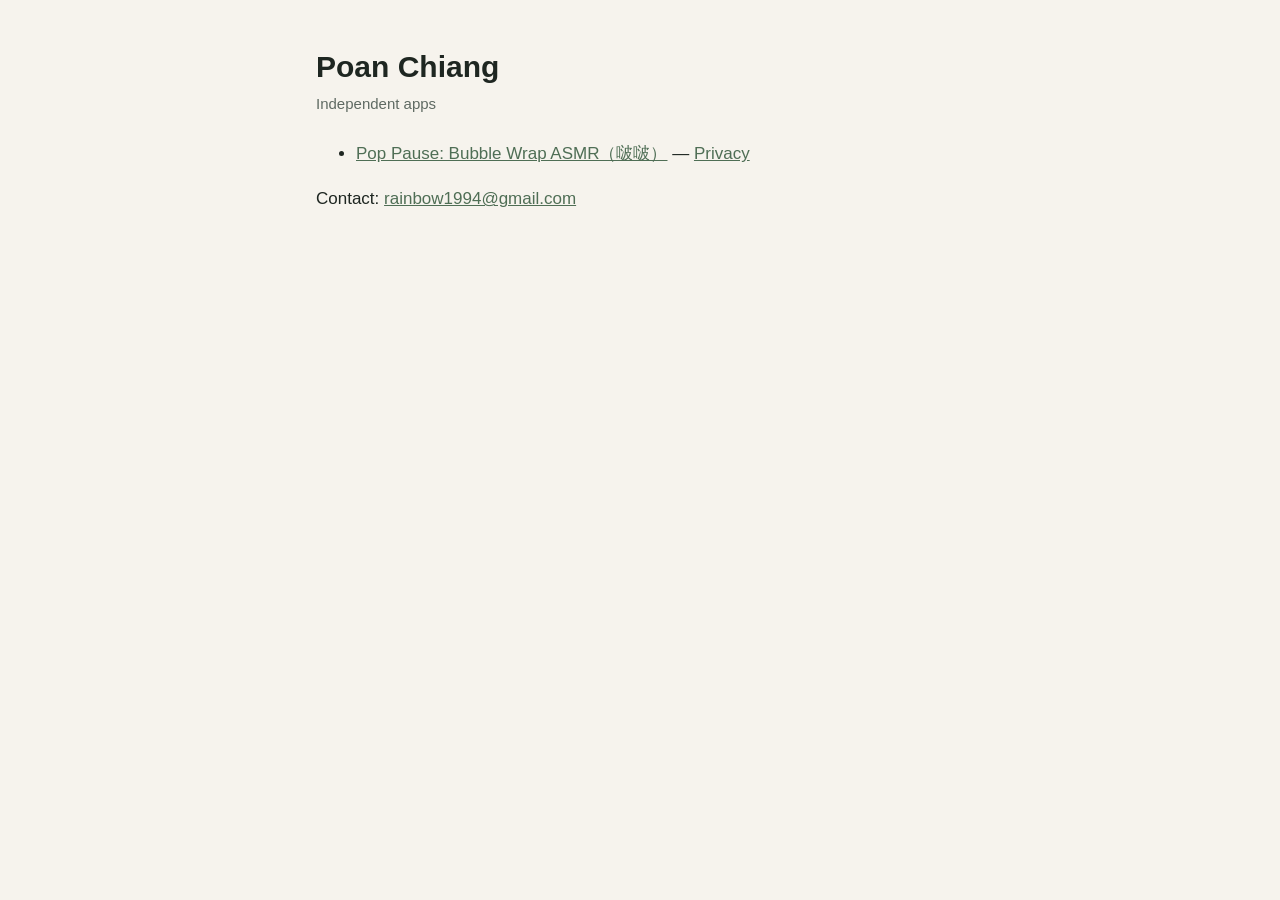
<file: index.html>
<!doctype html>
<html lang="en">
<head>
<meta charset="utf-8">
<meta name="viewport" content="width=device-width, initial-scale=1">
<title>Poan Chiang · Apps</title>
<link rel="stylesheet" href="style.css">
</head>
<body>
<main>
<h1>Poan Chiang</h1>
<p class="meta">Independent apps</p>
<ul>
<li><a href="bubble-wrap/">Pop Pause: Bubble Wrap ASMR（啵啵）</a> — <a href="bubble-wrap/privacy.html">Privacy</a></li>
</ul>
<p>Contact: <a href="mailto:rainbow1994@gmail.com">rainbow1994@gmail.com</a></p>
</main>
</body>
</html>
</file>
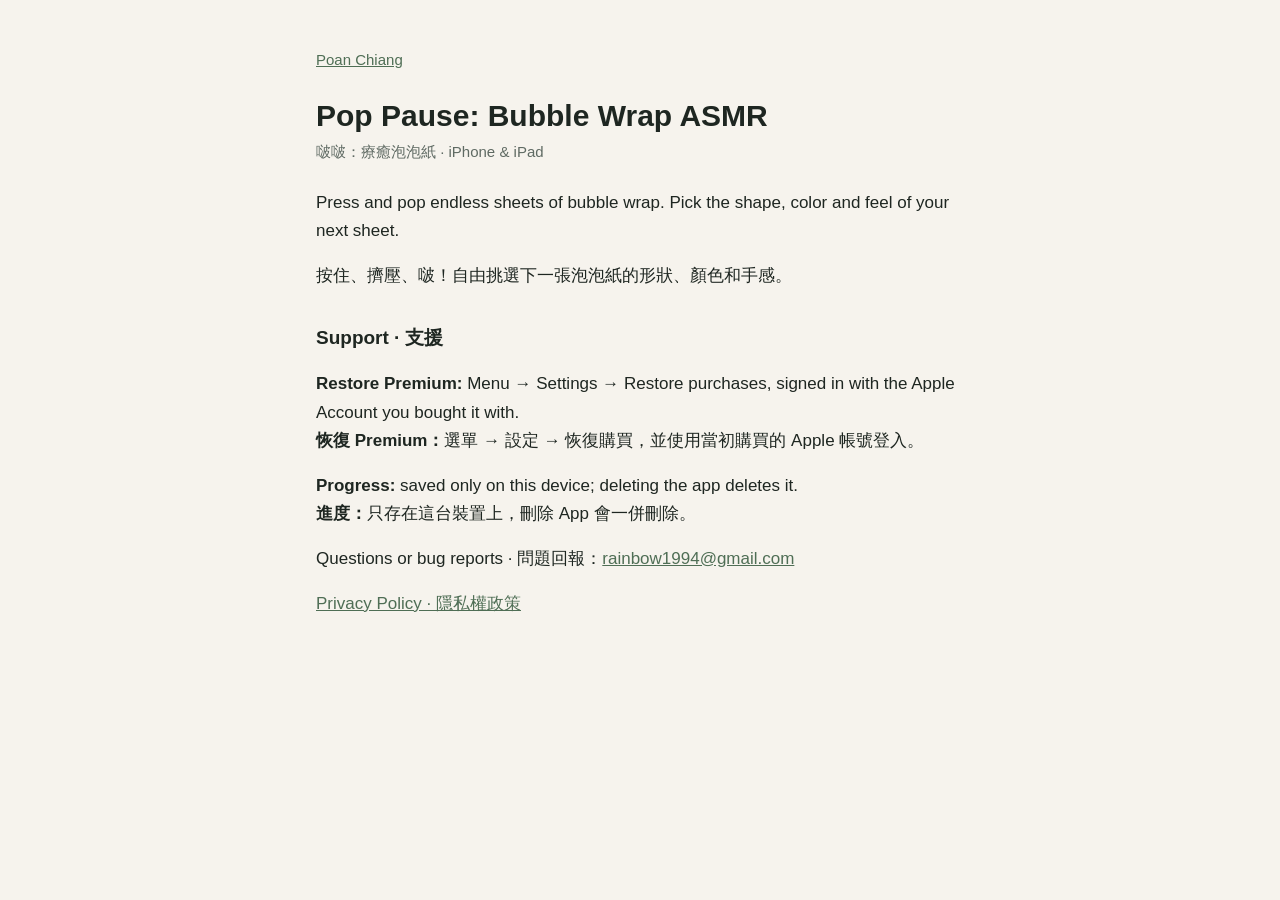
<file: bubble-wrap/index.html>
<!doctype html>
<html lang="zh-Hant">
<head>
<meta charset="utf-8">
<meta name="viewport" content="width=device-width, initial-scale=1">
<title>Pop Pause: Bubble Wrap ASMR（啵啵）· Support</title>
<link rel="stylesheet" href="../style.css">
</head>
<body>
<main>
<p class="crumb"><a href="../">Poan Chiang</a></p>
<h1>Pop Pause: Bubble Wrap ASMR</h1>
<p class="meta">啵啵：療癒泡泡紙 · iPhone &amp; iPad</p>
<p>Press and pop endless sheets of bubble wrap. Pick the shape, color and feel of your next sheet.</p>
<p>按住、擠壓、啵！自由挑選下一張泡泡紙的形狀、顏色和手感。</p>

<h2>Support · 支援</h2>
<p><strong>Restore Premium:</strong> Menu → Settings → Restore purchases, signed in with the Apple Account you bought it with.<br>
<strong>恢復 Premium：</strong>選單 → 設定 → 恢復購買，並使用當初購買的 Apple 帳號登入。</p>
<p><strong>Progress:</strong> saved only on this device; deleting the app deletes it.<br>
<strong>進度：</strong>只存在這台裝置上，刪除 App 會一併刪除。</p>
<p>Questions or bug reports · 問題回報：<a href="mailto:rainbow1994@gmail.com">rainbow1994@gmail.com</a></p>

<p><a href="privacy.html">Privacy Policy · 隱私權政策</a></p>
</main>
</body>
</html>
</file>
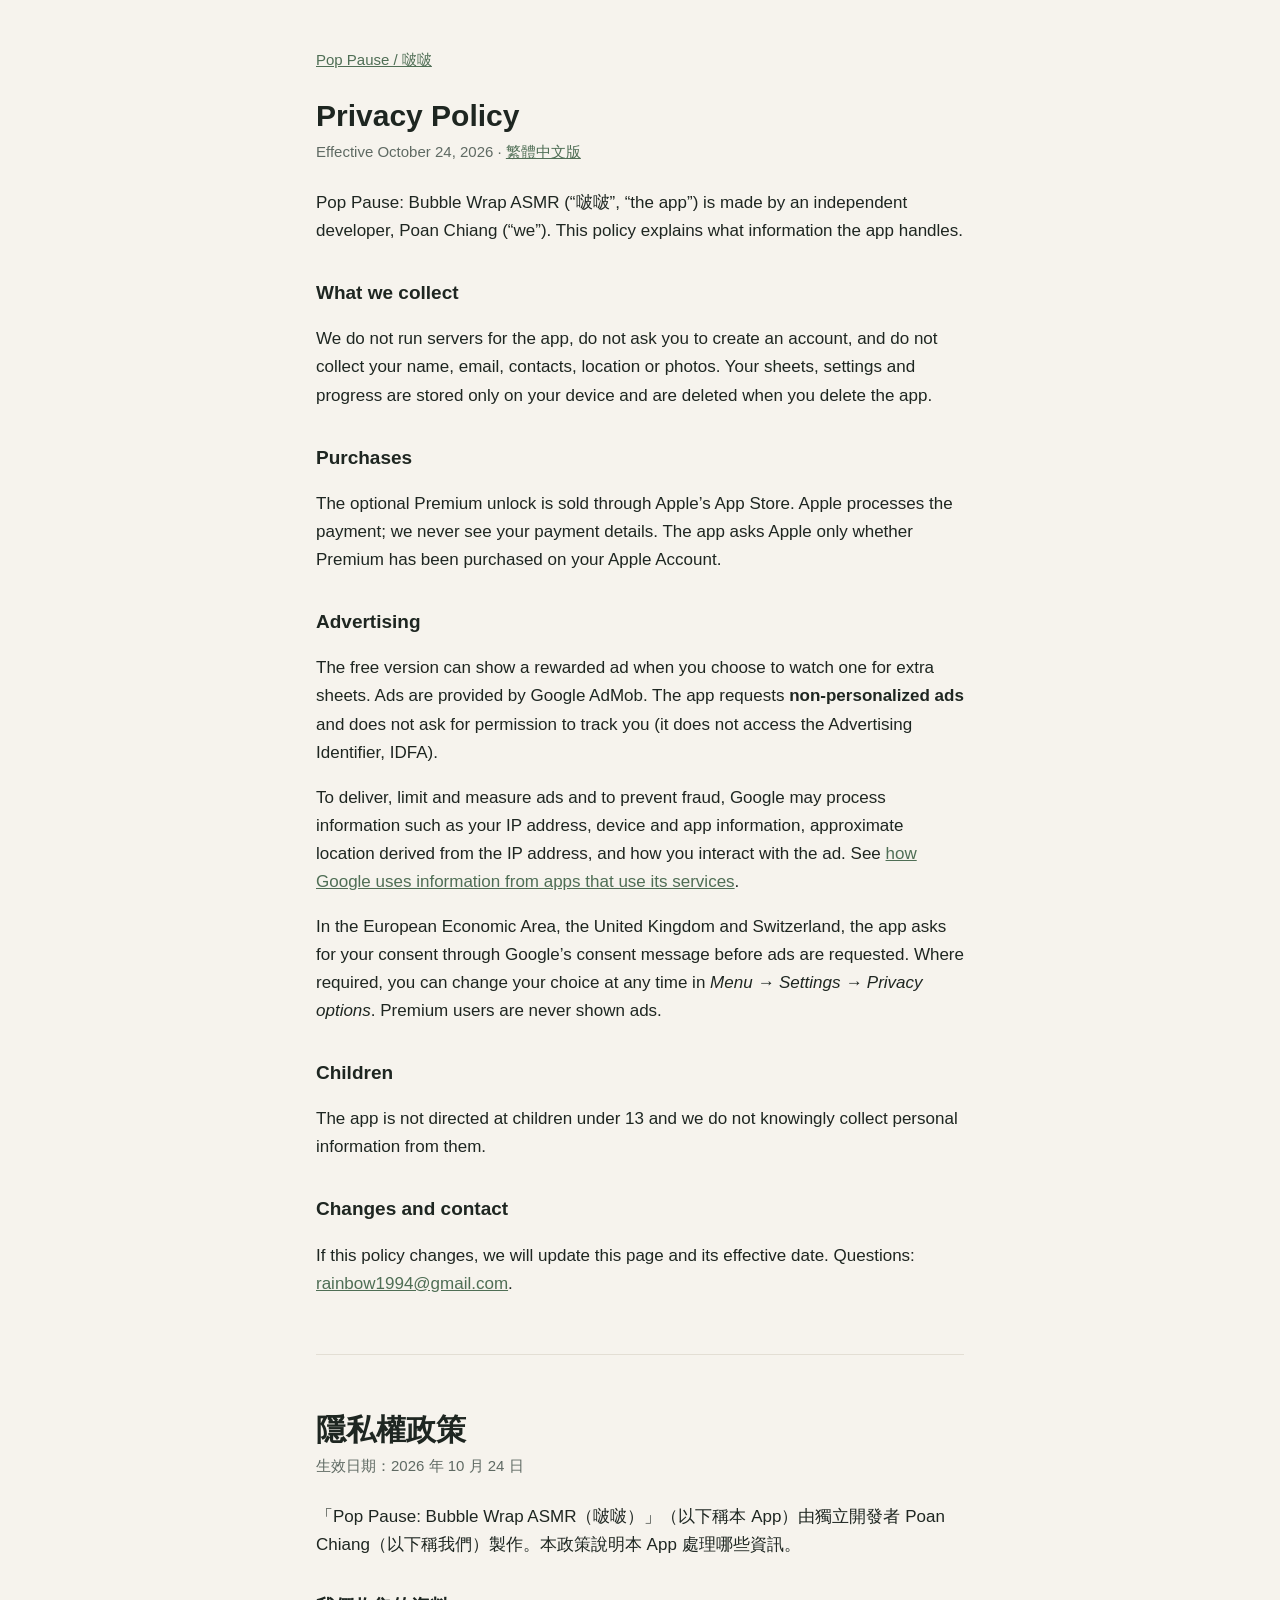
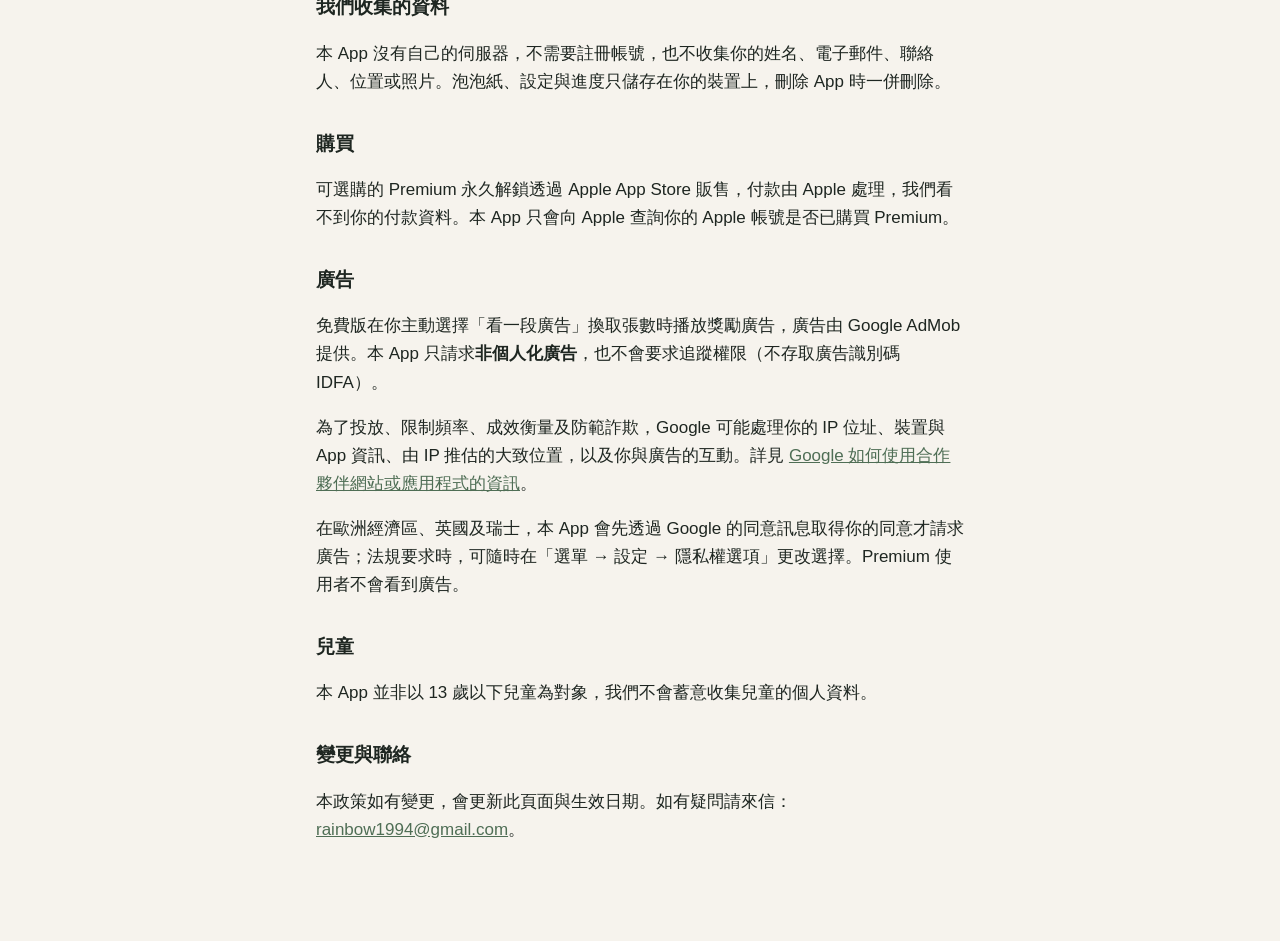
<file: bubble-wrap/privacy.html>
<!doctype html>
<html lang="zh-Hant">
<head>
<meta charset="utf-8">
<meta name="viewport" content="width=device-width, initial-scale=1">
<title>Privacy Policy · Pop Pause: Bubble Wrap ASMR（啵啵）</title>
<link rel="stylesheet" href="../style.css">
</head>
<body>
<main>
<p class="crumb"><a href="./">Pop Pause / 啵啵</a></p>
<h1>Privacy Policy</h1>
<p class="meta">Effective October 24, 2026 · <a href="#zh">繁體中文版</a></p>

<p>Pop Pause: Bubble Wrap ASMR (“啵啵”, “the app”) is made by an independent developer, Poan Chiang (“we”). This policy explains what information the app handles.</p>

<h2>What we collect</h2>
<p>We do not run servers for the app, do not ask you to create an account, and do not collect your name, email, contacts, location or photos. Your sheets, settings and progress are stored only on your device and are deleted when you delete the app.</p>

<h2>Purchases</h2>
<p>The optional Premium unlock is sold through Apple’s App Store. Apple processes the payment; we never see your payment details. The app asks Apple only whether Premium has been purchased on your Apple Account.</p>

<h2>Advertising</h2>
<p>The free version can show a rewarded ad when you choose to watch one for extra sheets. Ads are provided by Google AdMob. The app requests <strong>non-personalized ads</strong> and does not ask for permission to track you (it does not access the Advertising Identifier, IDFA).</p>
<p>To deliver, limit and measure ads and to prevent fraud, Google may process information such as your IP address, device and app information, approximate location derived from the IP address, and how you interact with the ad. See <a href="https://policies.google.com/technologies/partner-sites">how Google uses information from apps that use its services</a>.</p>
<p>In the European Economic Area, the United Kingdom and Switzerland, the app asks for your consent through Google’s consent message before ads are requested. Where required, you can change your choice at any time in <em>Menu → Settings → Privacy options</em>. Premium users are never shown ads.</p>

<h2>Children</h2>
<p>The app is not directed at children under 13 and we do not knowingly collect personal information from them.</p>

<h2>Changes and contact</h2>
<p>If this policy changes, we will update this page and its effective date. Questions: <a href="mailto:rainbow1994@gmail.com">rainbow1994@gmail.com</a>.</p>

<hr id="zh">

<h1 lang="zh-Hant">隱私權政策</h1>
<p class="meta">生效日期：2026 年 10 月 24 日</p>

<p>「Pop Pause: Bubble Wrap ASMR（啵啵）」（以下稱本 App）由獨立開發者 Poan Chiang（以下稱我們）製作。本政策說明本 App 處理哪些資訊。</p>

<h2>我們收集的資料</h2>
<p>本 App 沒有自己的伺服器，不需要註冊帳號，也不收集你的姓名、電子郵件、聯絡人、位置或照片。泡泡紙、設定與進度只儲存在你的裝置上，刪除 App 時一併刪除。</p>

<h2>購買</h2>
<p>可選購的 Premium 永久解鎖透過 Apple App Store 販售，付款由 Apple 處理，我們看不到你的付款資料。本 App 只會向 Apple 查詢你的 Apple 帳號是否已購買 Premium。</p>

<h2>廣告</h2>
<p>免費版在你主動選擇「看一段廣告」換取張數時播放獎勵廣告，廣告由 Google AdMob 提供。本 App 只請求<strong>非個人化廣告</strong>，也不會要求追蹤權限（不存取廣告識別碼 IDFA）。</p>
<p>為了投放、限制頻率、成效衡量及防範詐欺，Google 可能處理你的 IP 位址、裝置與 App 資訊、由 IP 推估的大致位置，以及你與廣告的互動。詳見 <a href="https://policies.google.com/technologies/partner-sites?hl=zh-TW">Google 如何使用合作夥伴網站或應用程式的資訊</a>。</p>
<p>在歐洲經濟區、英國及瑞士，本 App 會先透過 Google 的同意訊息取得你的同意才請求廣告；法規要求時，可隨時在「選單 → 設定 → 隱私權選項」更改選擇。Premium 使用者不會看到廣告。</p>

<h2>兒童</h2>
<p>本 App 並非以 13 歲以下兒童為對象，我們不會蓄意收集兒童的個人資料。</p>

<h2>變更與聯絡</h2>
<p>本政策如有變更，會更新此頁面與生效日期。如有疑問請來信：<a href="mailto:rainbow1994@gmail.com">rainbow1994@gmail.com</a>。</p>
</main>
</body>
</html>
</file>
<file: style.css>
:root{--ground:#f6f3ed;--ink:#1e2621;--muted:#5f6a63;--accent:#4f6e55;--edge:#e3ded4}
@media (prefers-color-scheme:dark){:root{--ground:#161a17;--ink:#e9ece8;--muted:#a3ada6;--accent:#9cc3a3;--edge:#2c332e}}
*{box-sizing:border-box}
body{margin:0;background:var(--ground);color:var(--ink);font:17px/1.65 -apple-system,BlinkMacSystemFont,"Segoe UI","PingFang TC","Noto Sans TC",sans-serif}
main{max-width:680px;margin:0 auto;padding:48px 16px 80px}
h1{font-size:30px;line-height:1.25;margin:0 0 6px}
h2{font-size:19px;margin:32px 0 6px}
.meta,.crumb{color:var(--muted);font-size:15px;margin:0 0 24px}
a{color:var(--accent)}
hr{border:0;border-top:1px solid var(--edge);margin:56px 0}
</file>
